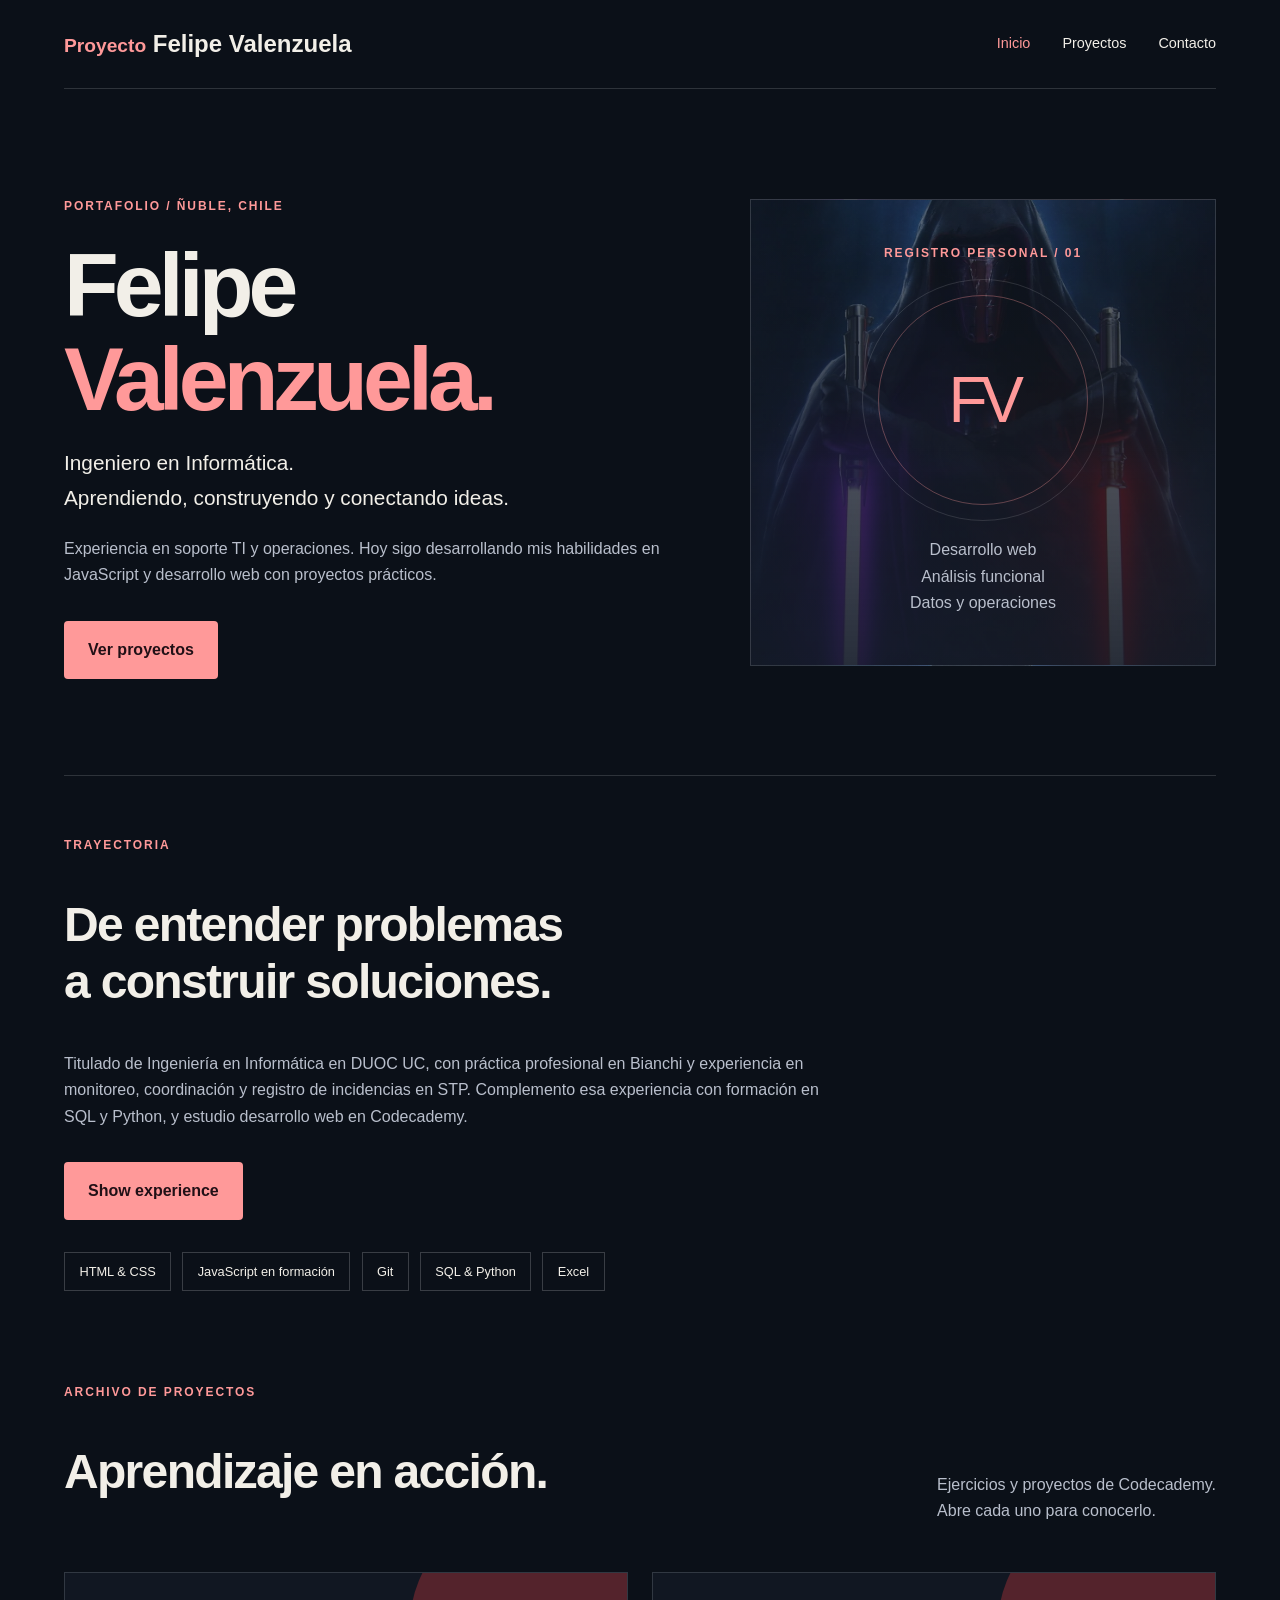
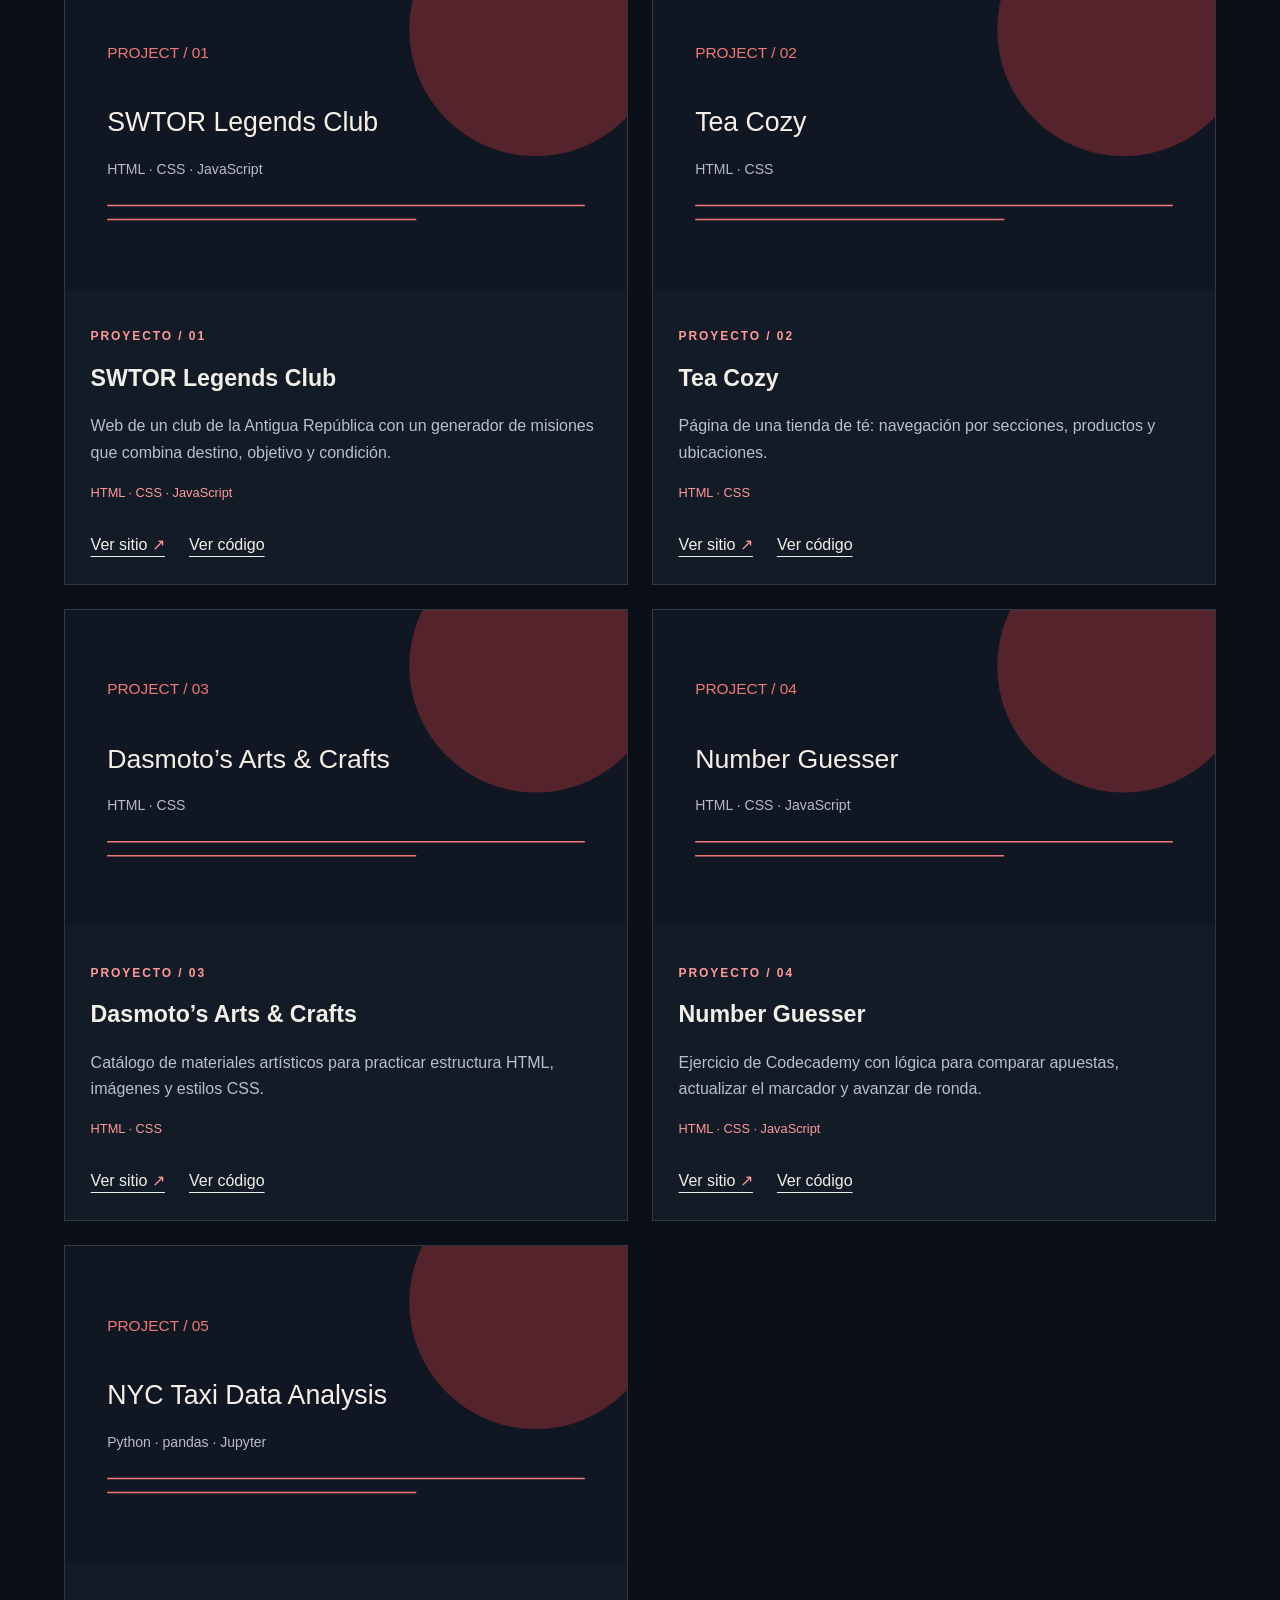
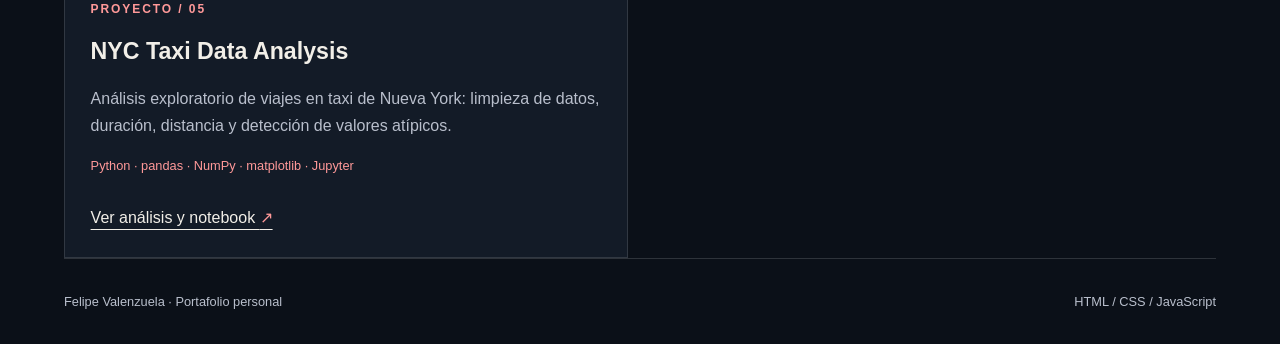
<file: index.html>
<!doctype html>
<html lang="es"><head><meta charset="utf-8"><meta name="viewport" content="width=device-width, initial-scale=1"><title>Inicio | Felipe Valenzuela</title><meta name="description" content="Portafolio de Felipe Valenzuela, Ingeniero en Informática y estudiante de desarrollo web."><link rel="stylesheet" href="styles.css"><link rel="icon" href="assets/favicon.svg" type="image/svg+xml"></head>
<body><a class="skip" href="#main">Saltar al contenido</a><header><a class="brand" href="index.html" aria-label="Proyecto Felipe Valenzuela, inicio"><span>Proyecto</span> Felipe Valenzuela</a><nav aria-label="Principal"><a href="index.html" aria-current="page">Inicio</a><a href="index.html#projects">Proyectos</a><a href="contact.html" >Contacto</a></nav></header>
<main id="main"><section class="hero"><div><p class="eyebrow">PORTAFOLIO / ÑUBLE, CHILE</p><h1>Felipe<br><span>Valenzuela.</span></h1><p class="lead">Ingeniero en Informática.<br>Aprendiendo, construyendo y conectando ideas.</p><p>Experiencia en soporte TI y operaciones. Hoy sigo desarrollando mis habilidades en JavaScript y desarrollo web con proyectos prácticos.</p><a class="button" href="#projects">Ver proyectos</a></div><aside class="signal" aria-label="Áreas de interés"><p class="eyebrow">REGISTRO PERSONAL / 01</p><div class="orbit" aria-hidden="true"><span>FV</span></div><p>Desarrollo web<br>Análisis funcional<br>Datos y operaciones</p></aside></section>
<section class="about" aria-labelledby="about-title"><p class="eyebrow">TRAYECTORIA</p><h2 id="about-title">De entender problemas<br>a construir soluciones.</h2><p>Titulado de Ingeniería en Informática en DUOC UC, con práctica profesional en Bianchi y experiencia en monitoreo, coordinación y registro de incidencias en STP. Complemento esa experiencia con formación en SQL y Python, y estudio desarrollo web en Codecademy.</p><button class="button" id="toggle-experience" type="button" aria-expanded="true" aria-controls="experience-details" hidden>Ocultar trayectoria</button><div id="experience-details"><h3>Experiencia y formación</h3><ul><li><strong>DUOC UC · 2018–2021:</strong> Ingeniería en Informática, titulado.</li><li><strong>Bianchi · 2021:</strong> práctica profesional en soporte TI y análisis operacional.</li><li><strong>STP · 2022–2024:</strong> monitoreo de operaciones, coordinación y registro de incidencias.</li></ul></div><div class="skills"><span>HTML & CSS</span><span>JavaScript en formación</span><span>Git</span><span>SQL & Python</span><span>Excel</span></div></section>
<section id="projects"><div class="section-heading"><div><p class="eyebrow">ARCHIVO DE PROYECTOS</p><h2>Aprendizaje en acción.</h2></div><p>Ejercicios y proyectos de Codecademy.<br>Abre cada uno para conocerlo.</p></div><div class="grid"><article class="card"><img src="assets/swtor.svg" alt="Portada ilustrada de SWTOR Legends Club" width="800" height="450" loading="lazy"><div class="card-content"><p class="eyebrow">PROYECTO / 01</p><h3>SWTOR Legends Club</h3><p>Web de un club de la Antigua República con un generador de misiones que combina destino, objetivo y condición.</p><p class="tech">HTML · CSS · JavaScript</p><div class="project-links"><a class="project-link" href="https://korczackproyect.github.io/swtor-legends-club/">Ver sitio <span aria-hidden="true">↗</span></a><a class="project-link" href="https://github.com/KorczackProyect/swtor-legends-club">Ver código</a></div></div></article><article class="card"><img src="assets/tea-cozy.svg" alt="Portada ilustrada de Tea Cozy" width="800" height="450" loading="lazy"><div class="card-content"><p class="eyebrow">PROYECTO / 02</p><h3>Tea Cozy</h3><p>Página de una tienda de té: navegación por secciones, productos y ubicaciones.</p><p class="tech">HTML · CSS</p><div class="project-links"><a class="project-link" href="https://korczackproyect.github.io/tea-cozy/">Ver sitio <span aria-hidden="true">↗</span></a><a class="project-link" href="https://github.com/KorczackProyect/tea-cozy">Ver código</a></div></div></article><article class="card"><img src="assets/dasmoto.svg" alt="Portada ilustrada de Dasmoto’s Arts &amp; Crafts" width="800" height="450" loading="lazy"><div class="card-content"><p class="eyebrow">PROYECTO / 03</p><h3>Dasmoto’s Arts &amp; Crafts</h3><p>Catálogo de materiales artísticos para practicar estructura HTML, imágenes y estilos CSS.</p><p class="tech">HTML · CSS</p><div class="project-links"><a class="project-link" href="https://korczackproyect.github.io/dasmoto-arts-crafts/">Ver sitio <span aria-hidden="true">↗</span></a><a class="project-link" href="https://github.com/KorczackProyect/dasmoto-arts-crafts">Ver código</a></div></div></article><article class="card"><img src="assets/number-guesser.svg" alt="Portada ilustrada de Number Guesser" width="800" height="450" loading="lazy"><div class="card-content"><p class="eyebrow">PROYECTO / 04</p><h3>Number Guesser</h3><p>Ejercicio de Codecademy con lógica para comparar apuestas, actualizar el marcador y avanzar de ronda.</p><p class="tech">HTML · CSS · JavaScript</p><div class="project-links"><a class="project-link" href="https://korczackproyect.github.io/number-guesser/">Ver sitio <span aria-hidden="true">↗</span></a><a class="project-link" href="https://github.com/KorczackProyect/number-guesser">Ver código</a></div></div></article><article class="card"><img src="assets/nyc-taxi.svg" alt="Portada ilustrada de NYC Taxi Data Analysis" width="800" height="450" loading="lazy"><div class="card-content"><p class="eyebrow">PROYECTO / 05</p><h3>NYC Taxi Data Analysis</h3><p>Análisis exploratorio de viajes en taxi de Nueva York: limpieza de datos, duración, distancia y detección de valores atípicos.</p><p class="tech">Python · pandas · NumPy · matplotlib · Jupyter</p><a class="project-link" href="https://github.com/KorczackProyect/nyc-taxi-data-analysis">Ver análisis y notebook <span aria-hidden="true">↗</span></a></div></article></div></section>
<script src="browser.js" defer></script></main><footer><span>Felipe Valenzuela · Portafolio personal</span><span>HTML / CSS / JavaScript</span></footer></body></html>
</file>
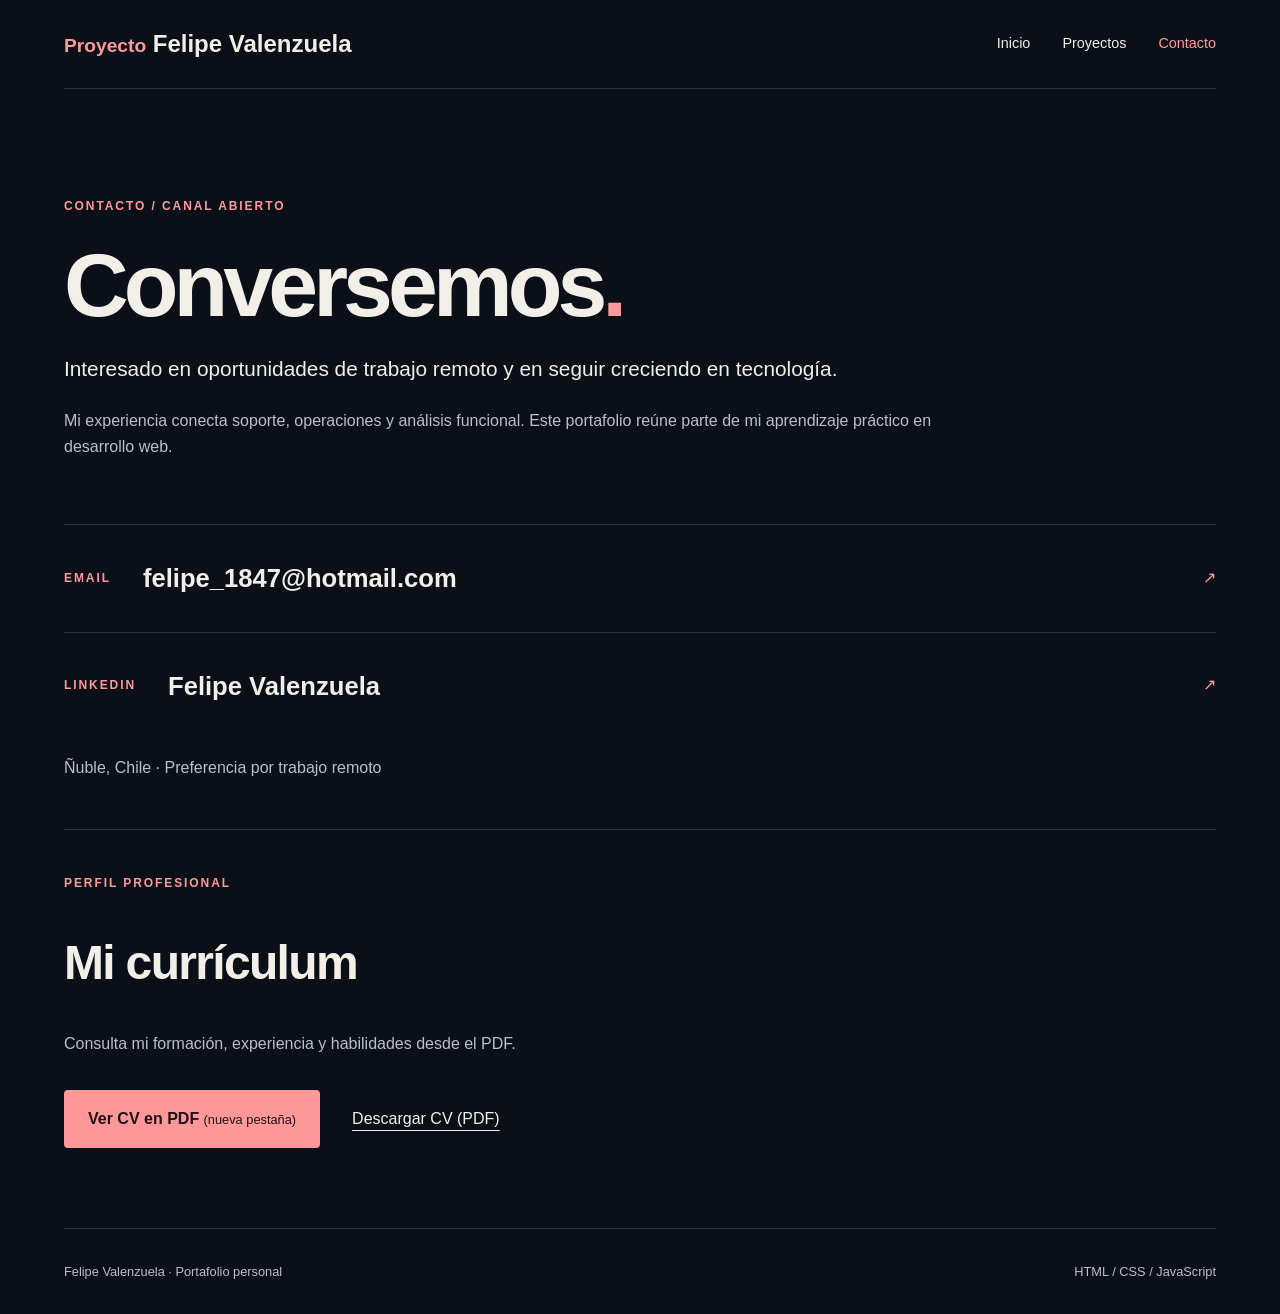
<file: contact.html>
<!doctype html>
<html lang="es"><head><meta charset="utf-8"><meta name="viewport" content="width=device-width, initial-scale=1"><title>Contacto | Felipe Valenzuela</title><meta name="description" content="Portafolio de Felipe Valenzuela, Ingeniero en Informática y estudiante de desarrollo web."><link rel="stylesheet" href="styles.css"><link rel="icon" href="assets/favicon.svg" type="image/svg+xml"></head>
<body><a class="skip" href="#main">Saltar al contenido</a><header><a class="brand" href="index.html" aria-label="Proyecto Felipe Valenzuela, inicio"><span>Proyecto</span> Felipe Valenzuela</a><nav aria-label="Principal"><a href="index.html" >Inicio</a><a href="index.html#projects">Proyectos</a><a href="contact.html" aria-current="page">Contacto</a></nav></header>
<main id="main"><section class="contact hero"><div><p class="eyebrow">CONTACTO / CANAL ABIERTO</p><h1>Conversemos<span>.</span></h1><p class="lead">Interesado en oportunidades de trabajo remoto y en seguir creciendo en tecnología.</p><p>Mi experiencia conecta soporte, operaciones y análisis funcional. Este portafolio reúne parte de mi aprendizaje práctico en desarrollo web.</p></div></section><section class="contact-list" aria-label="Medios de contacto"><a href="mailto:felipe_1847@hotmail.com"><span class="eyebrow">EMAIL</span><strong>felipe_1847@hotmail.com</strong><span aria-hidden="true">↗</span></a><a href="https://www.linkedin.com/in/felipevalenzuelahurtado"><span class="eyebrow">LINKEDIN</span><strong>Felipe Valenzuela</strong><span aria-hidden="true">↗</span></a><p>Ñuble, Chile · Preferencia por trabajo remoto</p></section><section class="cv-section" aria-labelledby="cv-title"><p class="eyebrow">PERFIL PROFESIONAL</p><h2 id="cv-title">Mi currículum</h2><p>Consulta mi formación, experiencia y habilidades desde el PDF.</p><div class="cv-actions"><a class="button" href="assets/Felipe_Valenzuela_CV.pdf" target="_blank" rel="noopener">Ver CV en PDF <span class="link-note">(nueva pestaña)</span></a><a class="project-link" href="assets/Felipe_Valenzuela_CV.pdf" download="Felipe_Valenzuela_CV.pdf">Descargar CV (PDF)</a></div></section></main><footer><span>Felipe Valenzuela · Portafolio personal</span><span>HTML / CSS / JavaScript</span></footer></body></html>
</file>
<file: styles.css>
:root{color-scheme:dark;--bg:#0b1018;--panel:#131b27;--text:#f2efe8;--muted:#b9bfcc;--accent:#ff9999}
*{box-sizing:border-box}html{scroll-behavior:smooth;scroll-padding-top:2rem}body{margin:0;background:var(--bg);color:var(--text);font-family:Arial,Helvetica,sans-serif;line-height:1.65}
a{color:inherit}header,main,footer{width:min(1180px,90%);margin:auto}header{display:flex;justify-content:space-between;align-items:center;padding:1.7rem 0;border-bottom:1px solid #ffffff25}nav{display:flex;gap:2rem}nav a{text-decoration:none;font-size:.9rem}nav a[aria-current],nav a:hover{color:var(--accent)}.brand{font-size:1.8rem;font-weight:bold;text-decoration:none}.brand span{color:var(--accent)}
.hero{display:grid;grid-template-columns:1.3fr 1fr;gap:5rem;align-items:center;padding:6rem 0}.eyebrow{font-size:.75rem;letter-spacing:.16em;color:var(--accent);font-weight:bold}h1{font-size:clamp(3.2rem,7vw,6.5rem);line-height:1.05;letter-spacing:-.055em;margin:1.3rem 0}h1 span{color:var(--accent)}h2{font-size:clamp(2rem,4vw,3rem);line-height:1.2;letter-spacing:-.035em}h3{font-size:1.45rem;margin:.6rem 0}p{color:var(--muted)}.lead{font-size:1.3rem;color:var(--text)}.button{display:inline-block;background:var(--accent);color:#211016;border:0;padding:1rem 1.5rem;font:inherit;font-weight:bold;text-decoration:none;border-radius:4px;cursor:pointer;margin-top:1rem}.button:hover{background:#ffbdbd}.button:disabled{opacity:.5}
.signal{padding:2rem;border:1px solid #ffffff25;background:linear-gradient(#131b2790,#131b27e8),url('assets/galaxy.jpg') center/cover;text-align:center;min-width:0}.orbit{border:1px solid #ff999955;border-radius:50%;width:210px;height:210px;display:grid;place-items:center;margin:2rem auto;outline:1px solid #ffffff20;outline-offset:15px}.orbit span{font-size:4rem;color:var(--accent);letter-spacing:-.1em}
.about{padding:3rem 0 5rem;border-top:1px solid #ffffff25}.about>p:not(.eyebrow){max-width:760px}.skills{display:flex;flex-wrap:wrap;gap:.7rem;margin-top:2rem}.skills span,.tech{font-size:.8rem}.skills span{padding:.5rem .9rem;border:1px solid #ffffff30}.section-heading{display:flex;justify-content:space-between;align-items:end;gap:2rem;margin-bottom:2rem}.grid{display:grid;grid-template-columns:1fr 1fr;gap:1.5rem}.card{background:var(--panel);border:1px solid #ffffff20;overflow:hidden}.card img{width:100%;height:auto;display:block}.card-content{padding:1.6rem}.project-link{display:inline-block;margin-top:1rem;text-underline-offset:.4rem}.project-link span{color:var(--accent)}.tech{color:var(--accent)}
footer{border-top:1px solid #ffffff25;padding:2rem 0;display:flex;justify-content:space-between;gap:1rem;font-size:.8rem;color:var(--muted)}.contact.hero{grid-template-columns:1fr;padding-bottom:3rem;max-width:900px;margin:0}.contact-list{margin-bottom:6rem}.contact-list a{display:flex;align-items:center;gap:2rem;padding:2rem 0;border-top:1px solid #ffffff25;text-decoration:none;overflow-wrap:anywhere}.contact-list strong{font-size:clamp(1rem,3vw,1.6rem)}.contact-list a>span:last-child{margin-left:auto;color:var(--accent)}
:focus-visible{outline:3px solid #ffe58a;outline-offset:5px}.skip{position:absolute;top:-100px;left:1rem;background:var(--accent);color:#111;padding:.7rem;z-index:10}.skip:focus{top:1rem}
@media(max-width:760px){.hero{grid-template-columns:1fr;gap:2rem;padding:3rem 0}.signal{max-width:100%}.grid{grid-template-columns:1fr}.section-heading{display:block}nav{gap:1rem}.contact-list a{flex-wrap:wrap;gap:.7rem}.contact-list a .eyebrow{width:100%}footer{flex-direction:column}.orbit{width:170px;height:170px}}
@media(prefers-reduced-motion:reduce){html{scroll-behavior:auto}}

.project-links{display:flex;gap:1.5rem;flex-wrap:wrap}#experience-details{padding:1rem 0;max-width:760px}#experience-details li{margin:.8rem 0;color:var(--muted)}[hidden]{display:none!important}

/* Keep the longer site name and CV links comfortable on mobile. */
header{flex-wrap:wrap;gap:1.2rem 2rem}.brand{font-size:clamp(1.05rem,2.4vw,1.5rem);line-height:1.4}.brand span{font-size:.8em}.cv-section{margin:0 0 5rem;padding-top:2rem;border-top:1px solid #ffffff25}.contact-list{margin-bottom:3rem}.cv-actions{display:flex;flex-wrap:wrap;align-items:center;gap:1rem 2rem}.link-note{font-size:.8em;font-weight:normal}@media(max-width:760px){header{align-items:flex-start}.brand{width:100%}.cv-actions{align-items:flex-start;flex-direction:column}}
</file>
